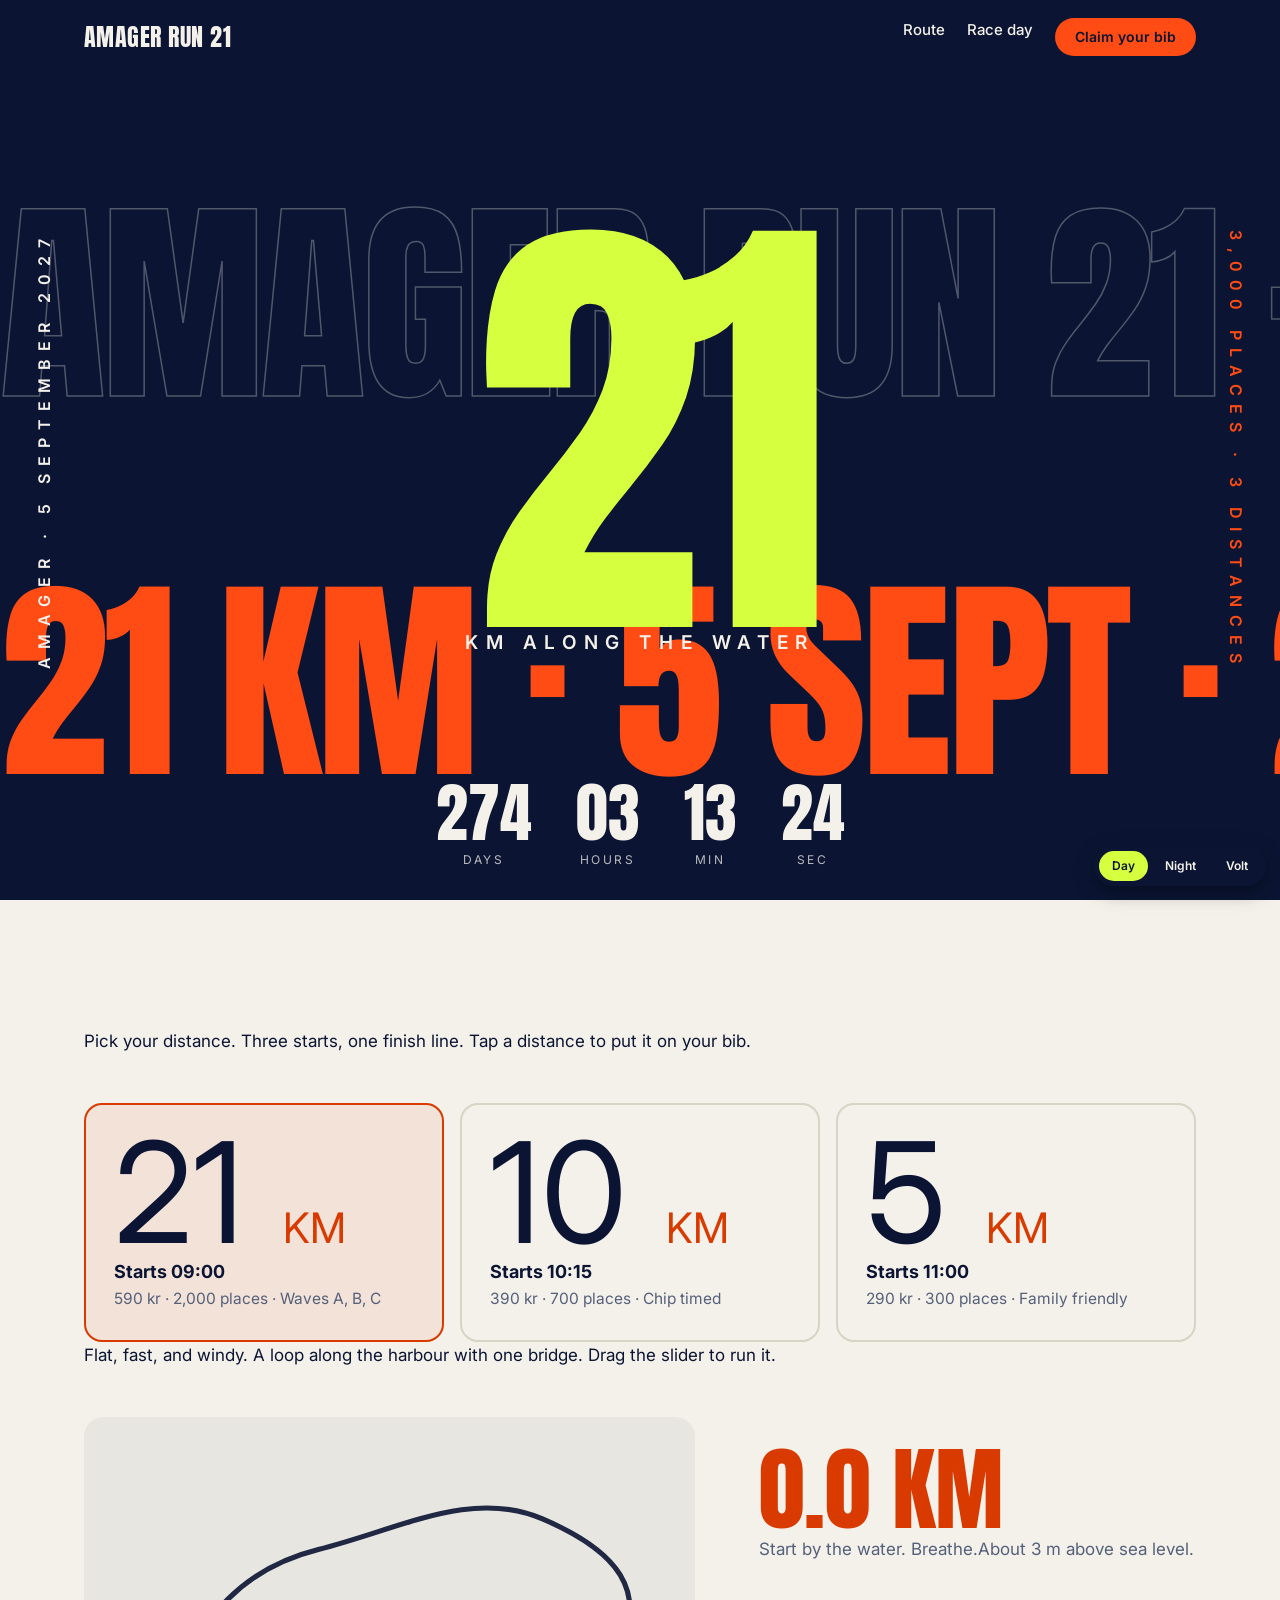
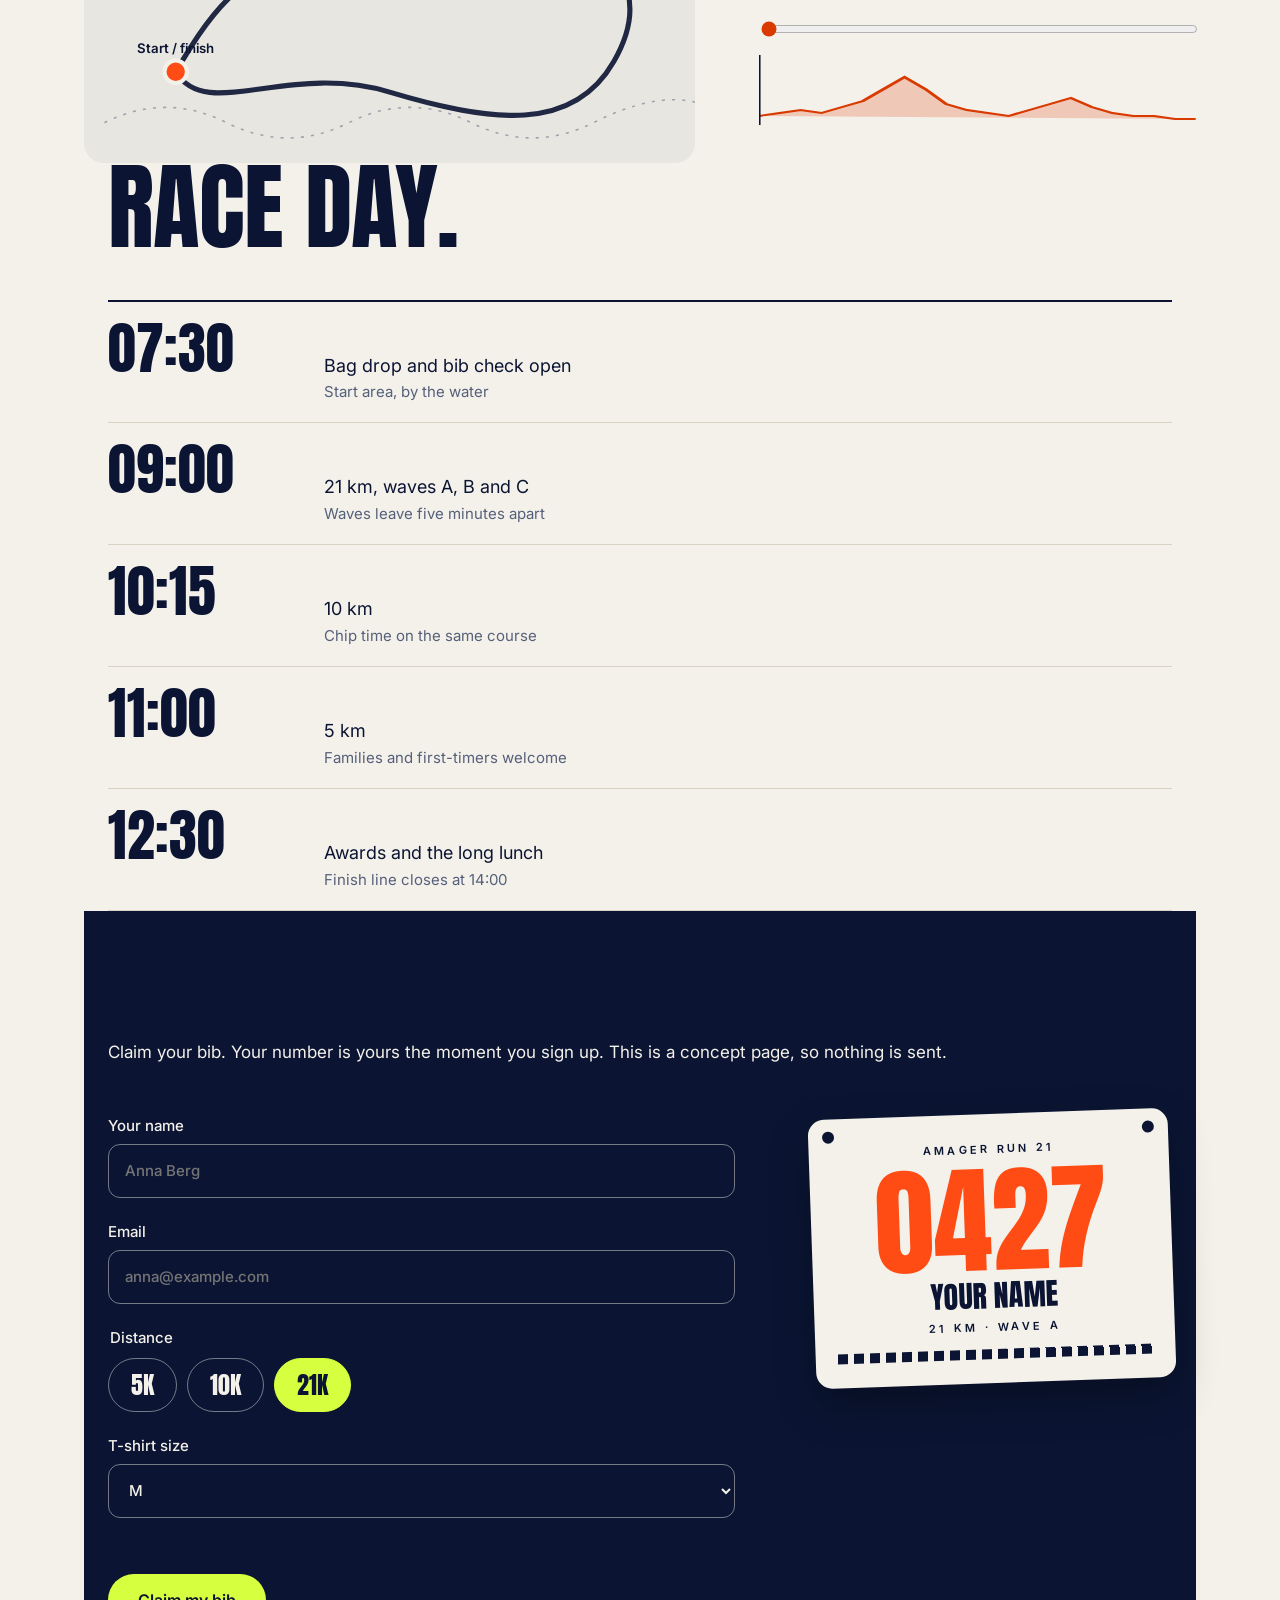
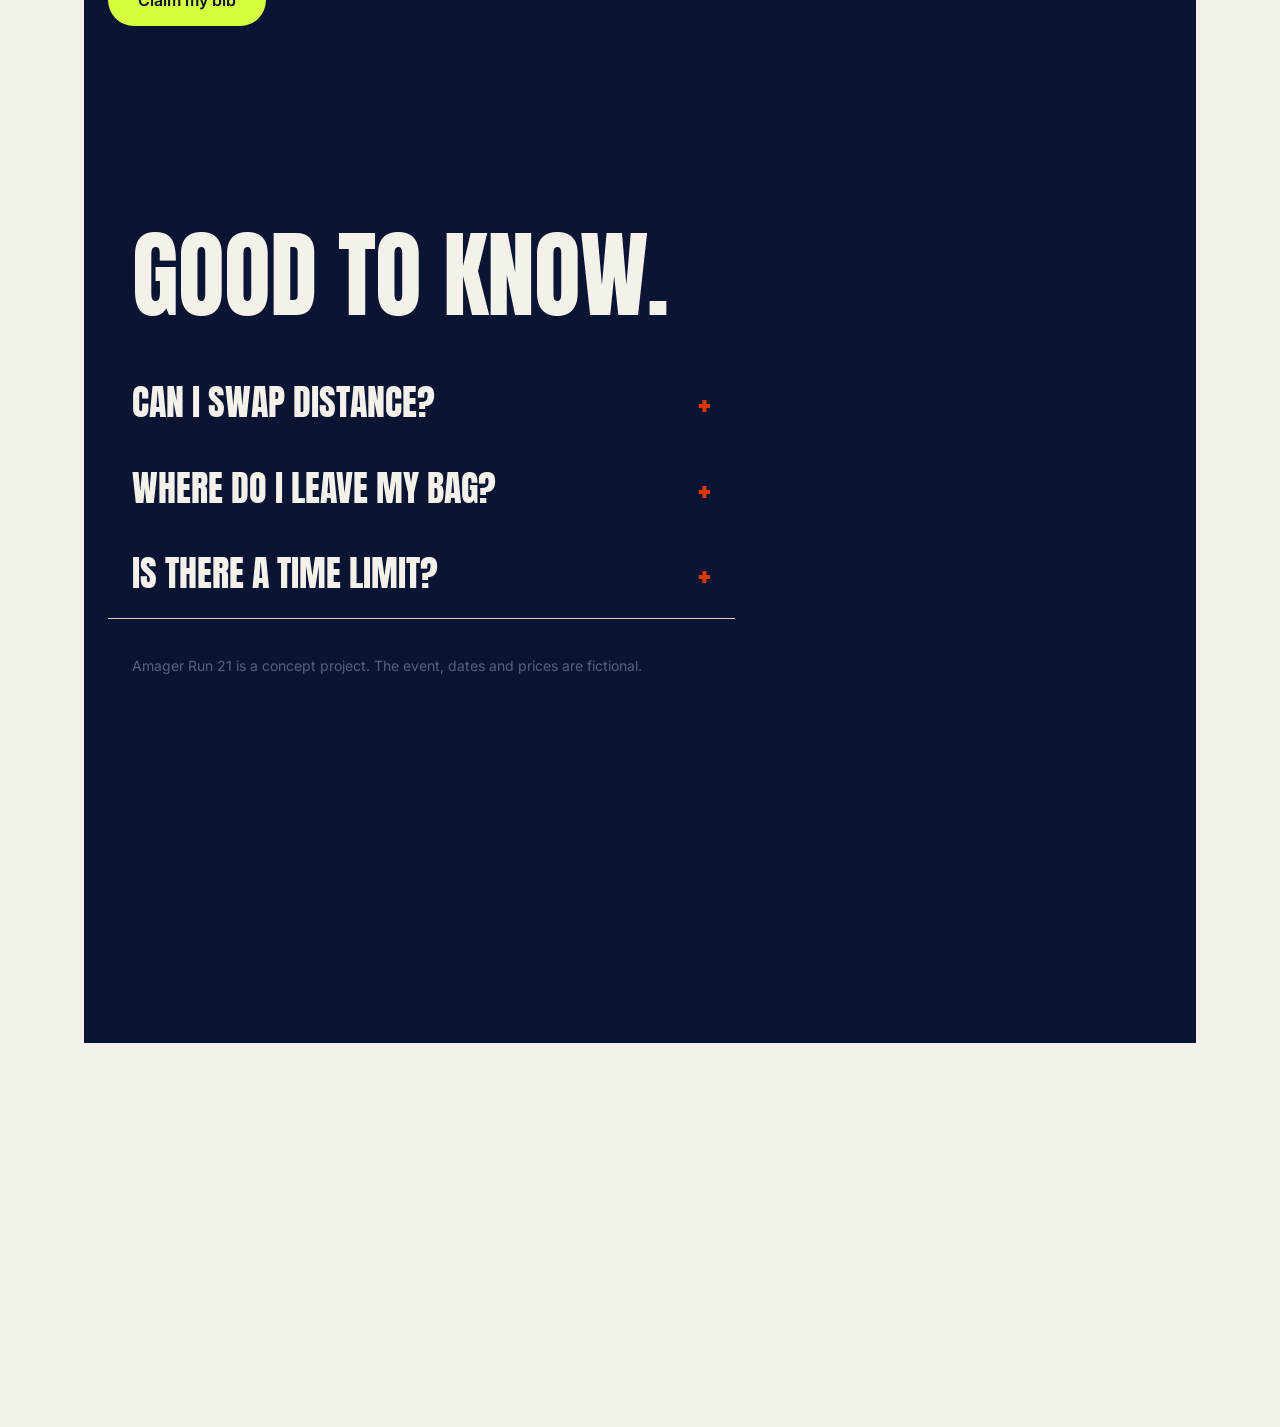
<file: public/index.html>
<!doctype html>
<html lang="en">
	<head>
		<meta charset="utf-8" />
		<meta
			name="viewport"
			content="width=device-width, initial-scale=1, viewport-fit=cover"
		/>
		<title>Amager Run 21: 21 km along the harbour</title>
		<meta
			property="og:title"
			content="Amager Run 21 — 21 km along the harbour"
		/>
		<meta
			property="og:description"
			content="Claim your bib for 5 September 2027. Three distances, one flat and fast loop along the harbour."
		/>
		<meta property="og:type" content="website" />
		<meta property="og:image" content="./assets/link-preview-1200x630.png" />
		<meta property="og:image:width" content="1200" />
		<meta property="og:image:height" content="630" />
		<meta property="og:image:alt" content="Amager Run 21 bib card preview" />
		<meta
			property="og:image"
			content="./assets/instagram-square-1080x1080.png"
		/>
		<meta property="og:image:width" content="1080" />
		<meta property="og:image:height" content="1080" />
		<meta
			property="og:image"
			content="./assets/instagram-portrait-1080x1350.png"
		/>
		<meta property="og:image:width" content="1080" />
		<meta property="og:image:height" content="1350" />
		<meta
			property="og:image"
			content="./assets/story-1080x1920.png"
		/>
		<meta property="og:image:width" content="1080" />
		<meta property="og:image:height" content="1920" />
		<meta
			property="og:image"
			content="./assets/bib-card-template-1080x1350.png"
		/>
		<meta property="og:image:width" content="1080" />
		<meta property="og:image:height" content="1350" />
		<meta property="og:url" content="https://amager-run.example.com/" />
		<meta name="twitter:card" content="summary_large_image" />
		<meta name="twitter:title" content="Amager Run 21" />
		<meta
			name="twitter:description"
			content="21 km · 5 September 2027 · Amager, Copenhagen"
		/>
		<meta name="twitter:image" content="./assets/link-preview-1200x630.png" />
		<meta name="twitter:image:alt" content="Amager Run 21 bib card preview" />
		<link rel="preconnect" href="https://fonts.googleapis.com" />
		<link
			href="https://fonts.googleapis.com/css2?family=Anton&family=Inter:wght@400;500;600&display=swap"
			rel="stylesheet"
		/>
		<link rel="stylesheet" href="./styles.css" />
	</head>
	<body>
		<header class="site-header">
			<div class="content-wrapper">
				<span class="site-title">Amager Run 21</span>
				<nav>
					<a href="#route">Route</a>
					<a href="#day">Race day</a>
					<a class="btn" href="#sign-up-section">Claim your bib</a>
				</nav>
			</div>
		</header>

		<div class="hero-section" id="hero-section">
			<div class="parallax-row" style="top: 3%">
				AMAGER RUN 21 · RUN THE HARBOUR · AMAGER RUN 21 · RUN THE
				HARBOUR ·&nbsp;
			</div>
			<div class="parallax-row parallax-row--alt" style="top: 29%">
				21 KM · 5 SEPT · 21 KM · 5 SEPT · 21 KM · 5 SEPT · 21 KM · 5
				SEPT ·&nbsp;
			</div>
			<div class="parallax-row parallax-row--highlight" style="top: 56%">
				ONE CITY · ONE HARBOUR · ONE CITY · ONE HARBOUR · ONE CITY · ONE
				HARBOUR ·&nbsp;
			</div>
			<div class="parallax-row parallax-row--alt" style="top: 80%">
				GO · GO · GO · GO · GO · GO · GO · GO · GO · GO · GO · GO · GO ·
				GO · GO ·&nbsp;
			</div>
			<span class="hero-vertical-text">Amager · 5 September 2027</span>
			<span class="hero-vertical-text hero-vertical-text--reverse">
				3,000 places · 3 distances
			</span>
			<div class="hero-title">
				<h1
					class="screen-reader-only"
					style="
						position: absolute;
						width: 1px;
						height: 1px;
						overflow: hidden;
						clip: rect(0 0 0 0);
					"
				>
					Amager Run 21, 5 September 2027
				</h1>
				<b aria-hidden="true">21</b>
				<span>km along the water</span>
			</div>
			<div
				class="countdown"
				role="timer"
				aria-label="Time until the start"
			>
				<div>
					<b id="countdown-days">000</b>
					<small>days</small>
				</div>
				<div>
					<b id="countdown-hours">00</b>
					<small>hours</small>
				</div>
				<div>
					<b id="countdown-minutes">00</b>
					<small>min</small>
				</div>
				<div>
					<b id="countdown-seconds">00</b>
					<small>sec</small>
				</div>
			</div>
		</div>


		<section>
			<div class="content-wrapper">
					Pick your
					distance.
					Three starts, one finish line. Tap a distance to put it on
					your bib.
				<div class="distance-picker" id="distance-picker"></div>
				<template id="distance-button-template">
					<button
						type="button"
						class="distance-button"
						data-k=""
						aria-pressed="false"
					>
						<span class="distance-number">
							<span class="km-value"></span>
							<small>KM</small>
						</span>
						<div>
							<strong>
								Starts
								<span class="start-time"></span>
							</strong>
							<p><span class="meta"></span></p>
					</button>
				</template>
			</div>

		<section id="route" style="padding-top: 0">
			<div class="content-wrapper">
					Flat, fast,
					and windy.
					A loop along the harbour with one bridge. Drag the slider to
					run it.
				<div class="route-section">
					<svg
						class="route-map"
						viewBox="0 0 600 340"
						role="img"
						aria-label="Route map"
					>
						<path
							class="route-path-stroke"
							d="M20 300q60-30 120 0t120 0 120 0 120 0 100-20"
						/>
						<path
							class="route-path-line"
							id="route-path"
							d="M90 250C120 200 150 150 230 130S380 70 450 100 560 170 520 240 400 300 300 270 120 300 90 250Z"
						/>
						<circle
							id="route-dot"
							r="11"
							fill="#FF4B14"
							stroke="var(--bg)"
							stroke-width="4"
						/>
						<text
							x="90"
							y="232"
							font-size="13"
							font-weight="600"
							fill="currentColor"
							text-anchor="middle"
						>
							Start / finish
						</text>
					</svg>
					<div class="route-info-panel">
						<h3 id="route-km">0.0 km</h3>
						<p id="route-status"></p>
						<input
							id="route-slider"
							type="range"
							min="0"
							max="21"
							step="0.1"
							value="0"
							aria-label="Distance along the route in kilometres"
						/>
						<svg
							class="elevation-chart"
							viewBox="0 0 210 70"
							preserveAspectRatio="none"
							aria-hidden="true"
						>
							<path id="elevation-path" d="" />
							<line
								id="elevation-marker"
								y1="0"
								y2="70"
								stroke="var(--ink)"
								stroke-width="1.5"
							/>
						</svg>
				</div>
			</div>

		<section id="day" style="padding-top: 0">
			<div class="content-wrapper">
				<h2>Race day.</h2>
				<ol class="schedule">
					<li>
						<time>07:30</time>
						<span>
							Bag drop and bib check open
							<em>Start area, by the water</em>
						</span>
					</li>
					<li>
						<time>09:00</time>
						<span>
							21 km, waves A, B and C
							<em>Waves leave five minutes apart</em>
						</span>
					</li>
					<li>
						<time>10:15</time>
						<span>
							10 km
							<em>Chip time on the same course</em>
						</span>
					</li>
					<li>
						<time>11:00</time>
						<span>
							5 km
							<em>Families and first-timers welcome</em>
						</span>
					</li>
					<li>
						<time>12:30</time>
						<span>
							Awards and the long lunch
							<em>Finish line closes at 14:00</em>
						</span>
					</li>
				</ol>
			</div>

		<section class="sign-up-section" id="sign-up-section">
			<div class="content-wrapper">
					Claim your
					bib.
					Your number is yours the moment you sign up. This is a
					concept page, so nothing is sent.
				<div class="sign-up-form-wrapper" id="sign-up-form-wrapper">
					<form id="sign-up-form" novalidate>
						<label>
							Your name
							<input
								id="name-input"
								autocomplete="name"
								placeholder="Anna Berg"
							/>
						</label>
						<label>
							Email
							<input
								id="email-input"
								type="email"
								autocomplete="email"
								placeholder="anna@example.com"
							/>
						</label>
						<fieldset>
							<legend style="font-weight: 500; font-size: 15px">
								Distance
							</legend>
							<div class="distance-radios">
								<label>
									<input
										type="radio"
										name="distance"
										value="5"
									/>
									<span>5K</span>
								</label>
								<label>
									<input
										type="radio"
										name="distance"
										value="10"
									/>
									<span>10K</span>
								</label>
								<label>
									<input
										type="radio"
										name="distance"
										value="21"
										checked
									/>
									<span>21K</span>
								</label>
							</div>
						</fieldset>
						<label>
							T-shirt size
							<select id="shirt-size">
								<option>S</option>
								<option selected>M</option>
								<option>L</option>
								<option>XL</option>
							</select>
						</label>
						<p class="form-error" id="form-error" role="alert"></p>
						<button class="btn" type="submit">Claim my bib</button>
					</form>
					<div
						class="bib-preview-card"
						id="bib-preview"
						aria-hidden="true"
					>
						<small>Amager Run 21</small>
						<span class="bib-number" id="bib-number">0427</span>
						<span class="bib-name" id="bib-name">Your name</span>
						<small id="bib-distance">21 km · wave A</small>
						<div class="bib-strip"></div>
				</div>
				<div class="confirmation-panel" role="status">
					<h3 id="confirmation-title"></h3>
					<p id="confirmation-text"></p>
					<p id="confirmation-text-confirmation"></p>
					<p id="confirmation-text-tShirt"></p>
					<div class="canvas-container">
						<canvas
							id="bib-canvas"
							width="1080"
							height="1350"
							aria-label="Your bib card"
						></canvas>
						<p style="margin-top: 12px; font-size: 14px">
							Long-press or right-click the card to save it.
				</div>
			</div>

		<section>
			<div class="content-wrapper">
				<h2>Good to know.</h2>
				<div style="margin-top: 40px">
					<details>
						<summary>Can I swap distance?</summary>
							Yes, up to two weeks before race day, if places are
							free in the new distance.
					</details>
					<details>
						<summary>Where do I leave my bag?</summary>
							Bag drop opens at 07:30 beside the start and stays
							open until the last runner finishes.
					</details>
					<details>
						<summary>Is there a time limit?</summary>
							The finish line closes at 14:00. The 21 km sweeper
							bus leaves with the last wave.
					</details>
				</div>
			</div>
		<footer>
			<div class="content-wrapper">
				Amager Run 21 is a concept project. The event, dates and prices
				are fictional.
			</div>
		</footer>

		<div class="theme-switcher" role="group" aria-label="Choose a look">
			<button data-l="day" aria-pressed="false">Day</button>
			<button data-l="night" aria-pressed="false">Night</button>
			<button data-l="volt" aria-pressed="false">Volt</button>
		</div>

		<script src="./script.js"></script>
	</body>
</html>
</file>
<file: public/styles.css>
:root {
	--bg: #f4f1ea;
	--ink: #0b1533;
	--mut: #55607a;
	--line: #d9d3c5;
	--acc: #d93a00;
	--hb: #0b1533;
	--hi: #f4f1ea;
	--hh: #d6ff3f;
	--hs: rgba(244, 241, 234, 0.3);
	--btn: #ff4b14;
	--bi: #0b1533;
	box-sizing: border-box;
	padding-top: env(safe-area-inset-top, 0px);
	padding-bottom: env(safe-area-inset-bottom, 0px);
}
@media (prefers-color-scheme: dark) {
	:root:not([data-theme="light"]) {
		--bg: #0b1533;
		--ink: #f4f1ea;
		--mut: #a9b3cc;
		--line: #243157;
		--acc: #ff4b14;
	}
}
:root[data-theme="dark"] {
	--bg: #0b1533;
	--ink: #f4f1ea;
	--mut: #a9b3cc;
	--line: #243157;
	--acc: #ff4b14;
}
:root[data-look="volt"] {
	--bg: #d6ff3f;
	--ink: #0b1533;
	--mut: #3e4a1e;
	--line: #bbde35;
	--acc: #0b1533;
	--hb: #d6ff3f;
	--hi: #0b1533;
	--hh: #ff4b14;
	--hs: rgba(11, 21, 51, 0.35);
	--btn: #0b1533;
	--bi: #d6ff3f;
}
html {
	scroll-padding-top: env(safe-area-inset-top, 0px);
	scroll-behavior: smooth;
}
*,
*::before,
*::after {
	box-sizing: border-box;
}
body {
	margin: 0;
	background: var(--bg);
	color: var(--ink);
	font:
		400 17px/1.6 Inter,
		system-ui,
		sans-serif;
}
.content-wrapper {
	max-width: 1160px;
	margin: 0 auto;
	padding: 0 24px;
}
.site-title,
h1,
h2,
h3 {
	font-family: Anton, Impact, "Arial Narrow", sans-serif;
	font-weight: 400;
	text-transform: uppercase;
	margin: 0;
}
h2 {
	font-size: clamp(44px, 8vw, 96px);
	line-height: 0.92;
	letter-spacing: -0.01em;
}
.btn {
	display: inline-block;
	font:
		600 16px/1 Inter,
		sans-serif;
	background: var(--btn);
	color: var(--bi);
	border: 0;
	border-radius: 99px;
	padding: 18px 30px;
	cursor: pointer;
	text-decoration: none;
	transition: transform 0.12s;
}
.btn:hover {
	transform: translateY(-2px);
}
.btn:active {
	transform: translateY(1px);
}
:is(.btn, button, input, select, summary, a):focus-visible {
	outline: 3px solid var(--acc);
	outline-offset: 3px;
}
.site-header {
	position: absolute;
	z-index: 3;
	left: 0;
	right: 0;
	top: env(safe-area-inset-top, 0px);
	color: var(--hi);
}
.site-header .content-wrapper {
	display: flex;
	justify-content: space-between;
	align-items: center;
	padding-top: 18px;
	padding-bottom: 18px;
	gap: 16px;
}
.site-header .site-title {
	font-size: 24px;
	letter-spacing: 0.02em;
}
.site-header nav {
	display: flex;
	gap: 22px;
	font-size: 15px;
	font-weight: 500;
}
.site-header a {
	color: inherit;
	text-decoration: none;
}
.site-header .btn {
	padding: 12px 20px;
	font-size: 14px;
	color: var(--bi);
}
@media (max-width: 760px) {
	.site-header nav a:not(.btn) {
		display: none;
	}
}
/* hero */
.hero-section {
	position: relative;
	height: 100svh;
	min-height: 600px;
	background: var(--hb);
	color: var(--hi);
	overflow: hidden;
	display: grid;
	place-items: center;
}
.parallax-row {
	position: absolute;
	left: 0;
	white-space: nowrap;
	font:
		400 clamp(90px, 17vw, 240px)/0.9 Anton,
		Impact,
		sans-serif;
	text-transform: uppercase;
	letter-spacing: -0.02em;
	color: transparent;
	-webkit-text-stroke: 1.5px var(--hs);
	will-change: transform;
	animation: mq 45s linear infinite;
}
.parallax-row--alt {
	color: #ff4b14;
	-webkit-text-stroke: 0;
	animation-direction: reverse;
	animation-duration: 60s;
}
.parallax-row--highlight {
	-webkit-text-stroke-color: var(--hh);
	animation-duration: 75s;
}
@keyframes mq {
	to {
		transform: translateX(-50%);
	}
}
.hero-title {
	position: relative;
	text-align: center;
}
.hero-title b {
	display: block;
	font:
		400 clamp(170px, 36vw, 470px)/0.8 Anton,
		sans-serif;
	color: var(--hh);
	letter-spacing: -0.05em;
}
.hero-title span {
	display: block;
	margin-top: 16px;
	font:
		600 clamp(13px, 1.6vw, 19px)/1 Inter,
		sans-serif;
	letter-spacing: 0.4em;
	text-transform: uppercase;
}
.hero-vertical-text {
	position: absolute;
	top: 50%;
	writing-mode: vertical-rl;
	font:
		600 clamp(11px, 1.3vw, 16px)/1 Inter,
		sans-serif;
	letter-spacing: 0.5em;
	text-transform: uppercase;
	left: clamp(12px, 3vw, 36px);
	transform: translateY(-50%) rotate(180deg);
}
.hero-vertical-text--reverse {
	left: auto;
	right: clamp(12px, 3vw, 36px);
	transform: translateY(-50%);
	color: #ff4b14;
}
.countdown {
	position: absolute;
	left: 0;
	right: 0;
	bottom: calc(28px + env(safe-area-inset-bottom, 0px));
	display: flex;
	justify-content: center;
	gap: clamp(16px, 4vw, 44px);
	font-variant-numeric: tabular-nums;
}
.countdown div {
	text-align: center;
}
.countdown b {
	display: block;
	font:
		400 clamp(34px, 6vw, 64px)/1 Anton,
		sans-serif;
}
.countdown small {
	font-size: 12px;
	letter-spacing: 0.2em;
	text-transform: uppercase;
	opacity: 0.75;
}
/* sections */
section {
	padding: clamp(72px, 10vw, 150px) 0;
}
.section-subtitle {
	max-width: 34em;
	color: var(--mut);
	margin: 20px 0 0;
	font-size: 19px;
}
.distance-picker {
	display: grid;
	grid-template-columns: repeat(3, 1fr);
	gap: 16px;
	margin-top: 48px;
}
.distance-button {
	all: unset;
	box-sizing: border-box;
	cursor: pointer;
	display: flex;
	flex-direction: column;
	gap: 6px;
	padding: 28px;
	border: 2px solid var(--line);
	border-radius: 18px;
	transition:
		transform 0.2s,
		border-color 0.2s,
		background 0.2s;
}
.distance-button:hover {
	transform: translateY(-4px);
}
.distance-button:focus-visible {
	outline: 3px solid var(--acc);
	outline-offset: 3px;
}
.distance-button[aria-pressed="true"] {
	border-color: var(--acc);
	background: color-mix(in srgb, var(--acc) 8%, transparent);
}
.distance-button .distance-number {
	font-size: clamp(80px, 11vw, 140px);
	line-height: 0.85;
}
.distance-button .distance-number small {
	font-size: 0.3em;
	margin-left: 4px;
	color: var(--acc);
}
.distance-button p {
	margin: 0;
	color: var(--mut);
	font-size: 15.5px;
}
.distance-button strong {
	color: var(--ink);
	font-size: 18px;
}
/* route */
.route-section {
	display: grid;
	grid-template-columns: 1.4fr 1fr;
	gap: clamp(24px, 5vw, 64px);
	margin-top: 48px;
	align-items: center;
}
.route-map {
	width: 100%;
	height: auto;
	background: color-mix(in srgb, var(--ink) 5%, transparent);
	border-radius: 20px;
}
.route-map .route-path-line {
	fill: none;
	stroke: var(--ink);
	stroke-width: 5;
	stroke-linecap: round;
	stroke-linejoin: round;
	opacity: 0.9;
}
.route-map .route-path-stroke {
	fill: none;
	stroke: var(--mut);
	stroke-width: 1.5;
	stroke-dasharray: 3 7;
	opacity: 0.5;
}
.route-info-panel h3 {
	font-size: clamp(52px, 8vw, 92px);
	line-height: 0.9;
	color: var(--acc);
}
.route-info-panel p {
	margin: 6px 0 18px;
	color: var(--mut);
	min-height: 3.3em;
}
.route-info-panel input[type="range"] {
	width: 100%;
	accent-color: var(--acc);
	height: 36px;
}
.elevation-chart {
	width: 100%;
	height: 70px;
	margin-top: 6px;
}
.elevation-chart path {
	fill: color-mix(in srgb, var(--acc) 22%, transparent);
	stroke: var(--acc);
	stroke-width: 2;
}
@media (max-width: 860px) {
	.route-section {
		grid-template-columns: 1fr;
	}
	.distance-picker {
		grid-template-columns: 1fr;
	}
	.distance-button {
		flex-direction: row;
		align-items: center;
		gap: 20px;
	}
}
/* schedule */
.schedule {
	margin: 48px 0 0;
	padding: 0;
	list-style: none;
	border-top: 2px solid var(--ink);
}
.schedule li {
	display: grid;
	grid-template-columns: clamp(90px, 16vw, 200px) 1fr;
	gap: 16px;
	align-items: baseline;
	padding: 18px 0;
	border-bottom: 1px solid var(--line);
}
.schedule time {
	font:
		400 clamp(30px, 5vw, 56px)/1 Anton,
		sans-serif;
	font-variant-numeric: tabular-nums;
}
.schedule span {
	font-size: 18px;
}
.schedule em {
	font-style: normal;
	color: var(--mut);
	display: block;
	font-size: 15px;
}
/* signup */
.sign-up-section {
	background: var(--hb);
	color: var(--hi);
}
.sign-up-section .sub {
	color: inherit;
	opacity: 0.8;
}
.sign-up-form-wrapper {
	display: grid;
	grid-template-columns: 1fr 360px;
	gap: clamp(28px, 6vw, 80px);
	margin-top: 48px;
	align-items: start;
}
label,
fieldset {
	display: block;
	border: 0;
	padding: 0;
	margin: 0 0 22px;
	font-weight: 500;
	font-size: 15px;
}
input,
select {
	display: block;
	width: 100%;
	margin-top: 6px;
	font: inherit;
	color: inherit;
	background: transparent;
	border: 1.5px solid color-mix(in srgb, var(--hi) 45%, transparent);
	border-radius: 12px;
	padding: 14px 16px;
	min-height: 54px;
}
input[type="range"] {
	padding: 0;
	border: none;
	background: none;
	min-height: unset;
	height: 36px;
	margin-top: 0;
}
select option {
	color: #0b1533;
}
.distance-radios {
	display: flex;
	gap: 10px;
	margin-top: 8px;
}
.distance-radios label {
	margin: 0;
}
.distance-radios input {
	position: absolute;
	opacity: 0;
	width: 1px;
	height: 1px;
}
.distance-radios span {
	display: block;
	padding: 14px 22px;
	border-radius: 99px;
	border: 1.5px solid color-mix(in srgb, var(--hi) 45%, transparent);
	cursor: pointer;
	font:
		400 24px/1 Anton,
		sans-serif;
	transition: background 0.15s;
}
.distance-radios input:checked + span {
	background: var(--hh);
	color: var(--hb);
	border-color: var(--hh);
}
.distance-radios input:focus-visible + span {
	outline: 3px solid var(--hh);
	outline-offset: 3px;
}
.form-error {
	min-height: 24px;
	margin: 0 0 10px;
	color: #ff8a66;
}
.sign-up-section .btn {
	background: var(--hh);
	color: var(--hb);
}
.bib-preview-card {
	background: #f4f1ea;
	color: #0b1533;
	border-radius: 16px;
	padding: 20px 22px 24px;
	position: relative;
	transform: rotate(-2deg);
	box-shadow: 0 18px 40px rgba(0, 0, 0, 0.3);
}
.bib-preview-card::before,
.bib-preview-card::after {
	content: "";
	position: absolute;
	top: 12px;
	width: 12px;
	height: 12px;
	border-radius: 50%;
	background: var(--hb);
}
.bib-preview-card::before {
	left: 14px;
}
.bib-preview-card::after {
	right: 14px;
}
.bib-preview-card small {
	display: block;
	text-align: center;
	font:
		600 11px/1 Inter,
		sans-serif;
	letter-spacing: 0.3em;
	text-transform: uppercase;
	margin-top: 10px;
}
.bib-preview-card .bib-number {
	display: block;
	text-align: center;
	font:
		400 118px/1 Anton,
		sans-serif;
	font-variant-numeric: tabular-nums;
	color: #ff4b14;
	margin: 6px 0 0;
	transition: transform 0.2s;
}
.bib-preview-card .bib-number.pop-animation {
	transform: scale(1.06);
}
.bib-preview-card .bib-name {
	display: block;
	text-align: center;
	font:
		400 30px/1.1 Anton,
		sans-serif;
	text-transform: uppercase;
	min-height: 1.1em;
}
.bib-preview-card .bib-strip {
	height: 10px;
	background: repeating-linear-gradient(
		90deg,
		#0b1533 0 10px,
		transparent 10px 16px
	);
	margin-top: 16px;
}
.done .sign-up-form-wrapper > form {
	display: none;
}
.confirmation-panel {
	display: none;
}
.done .confirmation-panel {
	display: block;
}
.confirmation-panel h3 {
	font-size: clamp(40px, 7vw, 80px);
	line-height: 0.95;
	color: var(--hh);
}
.canvas-container {
	display: flex;
	align-items: center;
	flex-direction: column;
}
.confirmation-panel canvas {
	width: 100%;
	max-width: 340px;
	border-radius: 14px;
	margin-top: 10vh;
	display: block;
}
.confirmation-panel p {
	opacity: 0.8;
}
/* faq */
details {
	border-top: 2px solid var(--ink);
}
details:last-child {
	border-bottom: 2px solid var(--ink);
}
summary {
	cursor: pointer;
	list-style: none;
	display: flex;
	justify-content: space-between;
	padding: 22px 0;
	font:
		400 clamp(24px, 3.4vw, 36px)/1.1 Anton,
		sans-serif;
	text-transform: uppercase;
}
summary::-webkit-details-marker {
	display: none;
}
summary::after {
	content: "+";
	color: var(--acc);
	transition: transform 0.2s;
}
details[open] summary::after {
	transform: rotate(45deg);
}
details p {
	margin: 0 0 22px;
	color: var(--mut);
	max-width: 34em;
}
footer {
	padding: 36px 0 110px;
	color: var(--mut);
	font-size: 14px;
	border-top: 1px solid var(--line);
}
/* look switcher */
.theme-switcher {
	position: fixed;
	z-index: 9;
	right: 14px;
	bottom: calc(14px + env(safe-area-inset-bottom, 0px));
	display: flex;
	gap: 4px;
	padding: 5px;
	border-radius: 99px;
	background: #0b1533;
	color: #f4f1ea;
	font:
		600 12px/1 Inter,
		sans-serif;
	box-shadow: 0 6px 20px rgba(0, 0, 0, 0.35);
}
.theme-switcher button {
	all: unset;
	cursor: pointer;
	padding: 9px 13px;
	border-radius: 99px;
}
.theme-switcher button[aria-pressed="true"] {
	background: #d6ff3f;
	color: #0b1533;
}
.theme-switcher button:focus-visible {
	outline: 2px solid #ff4b14;
}
@media (max-width: 860px) {
	.sign-up-form-wrapper {
		grid-template-columns: 1fr;
	}
	.bib-preview-card {
		max-width: 360px;
	}
}
@media (prefers-reduced-motion: reduce) {
	* {
		animation: none !important;
		transition: none !important;
	}
	html {
		scroll-behavior: auto;
	}
}
</file>
